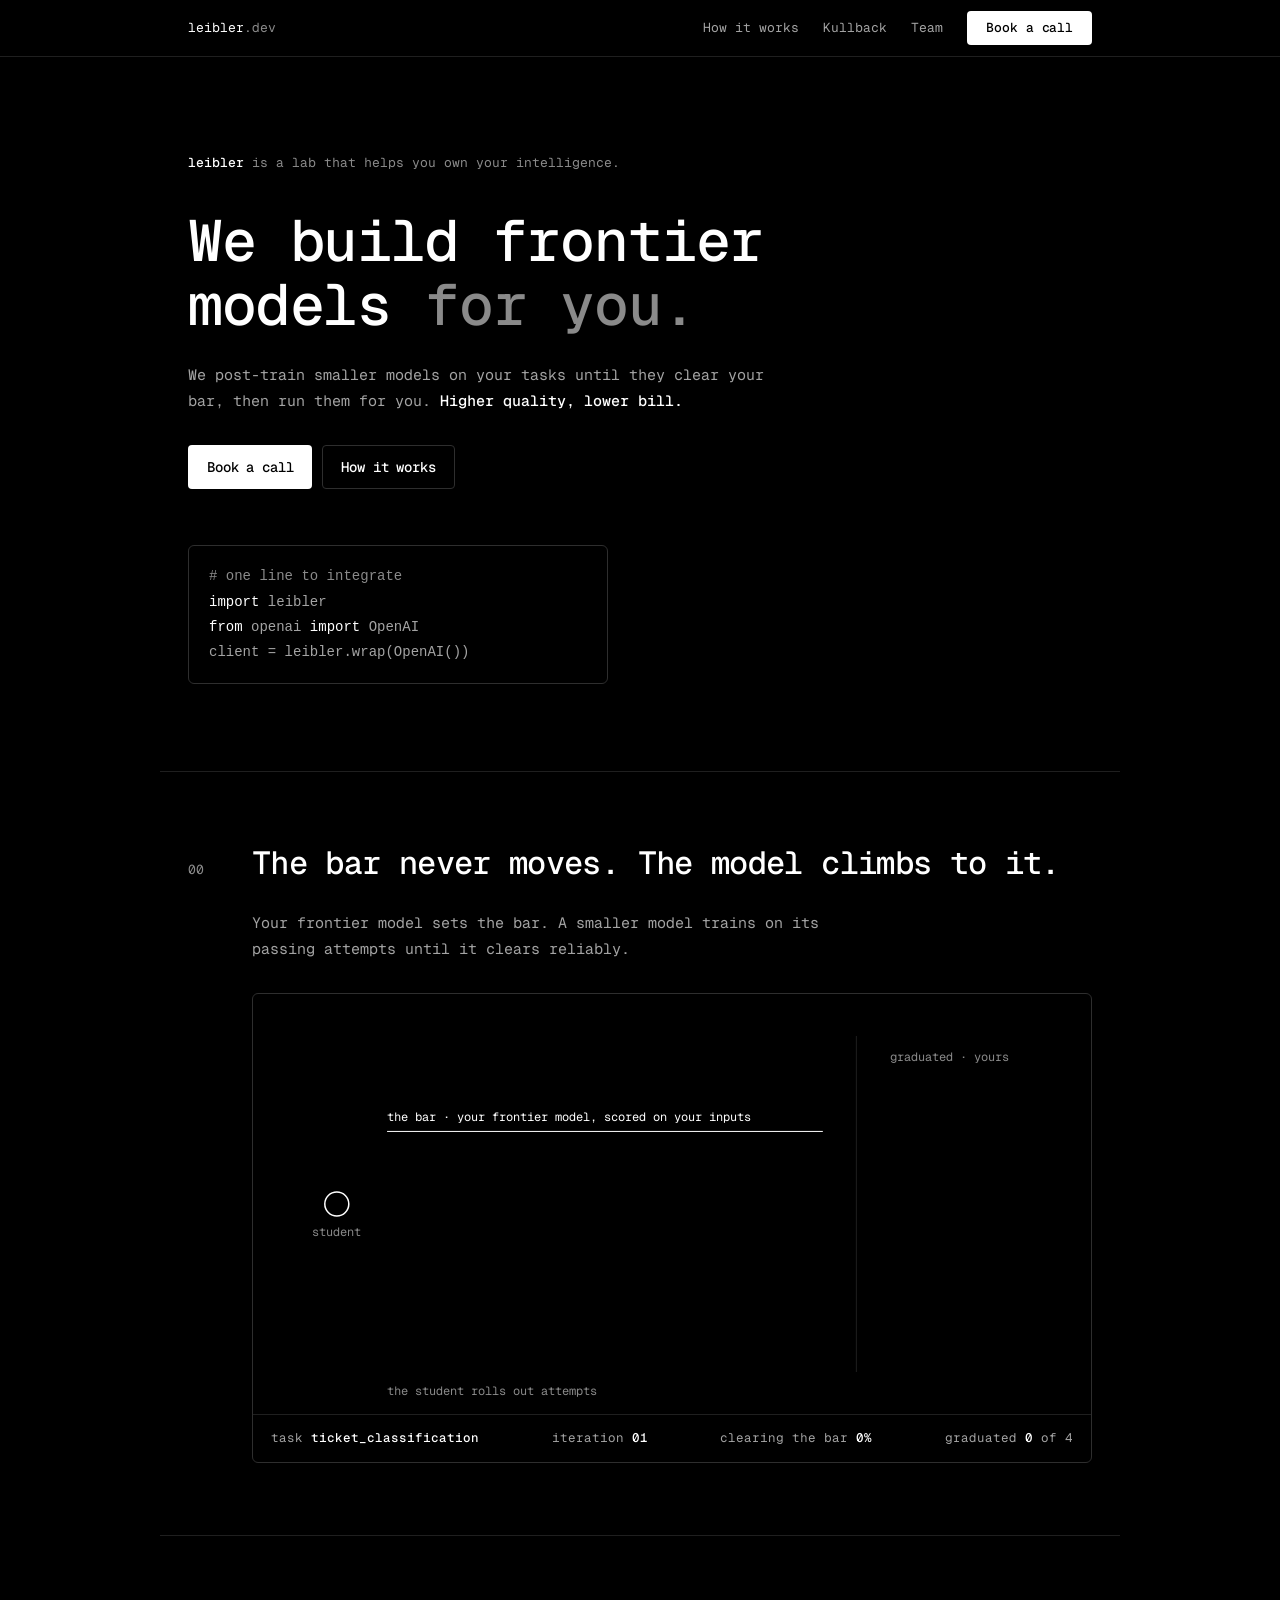
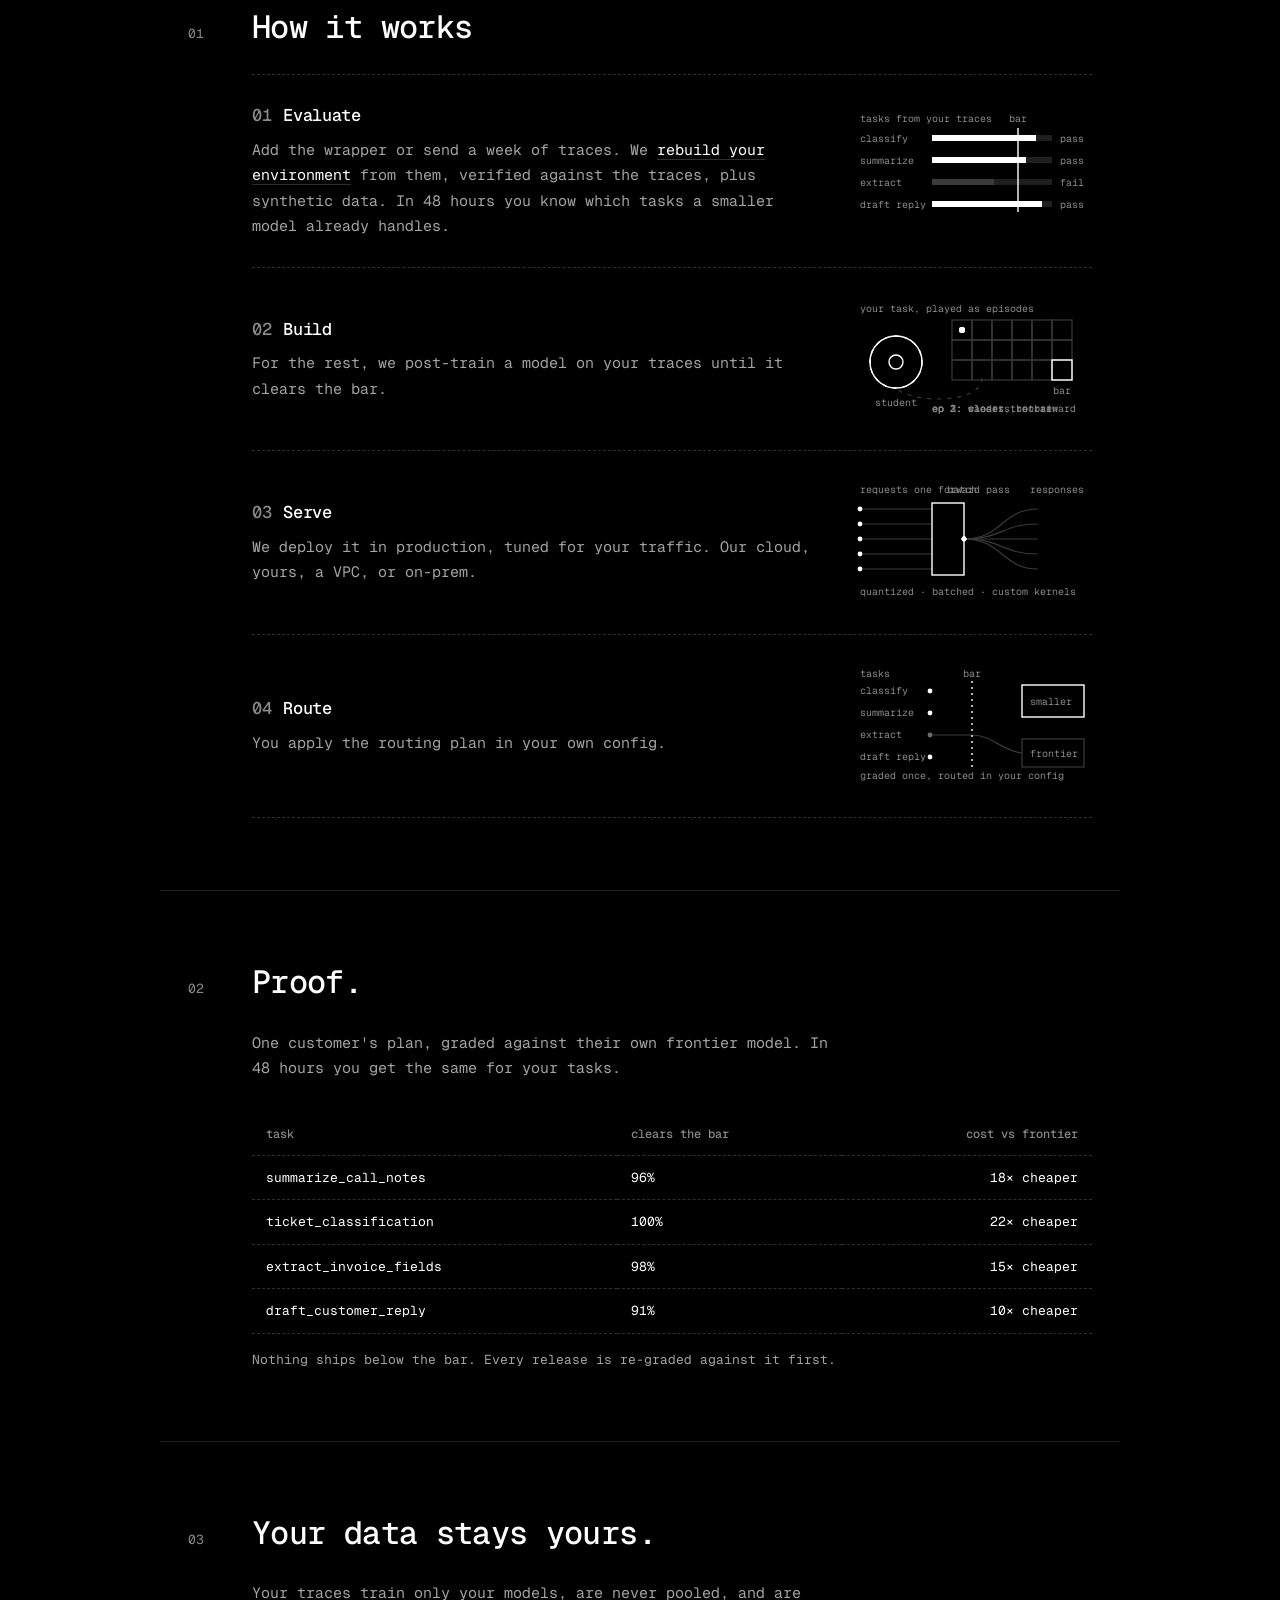
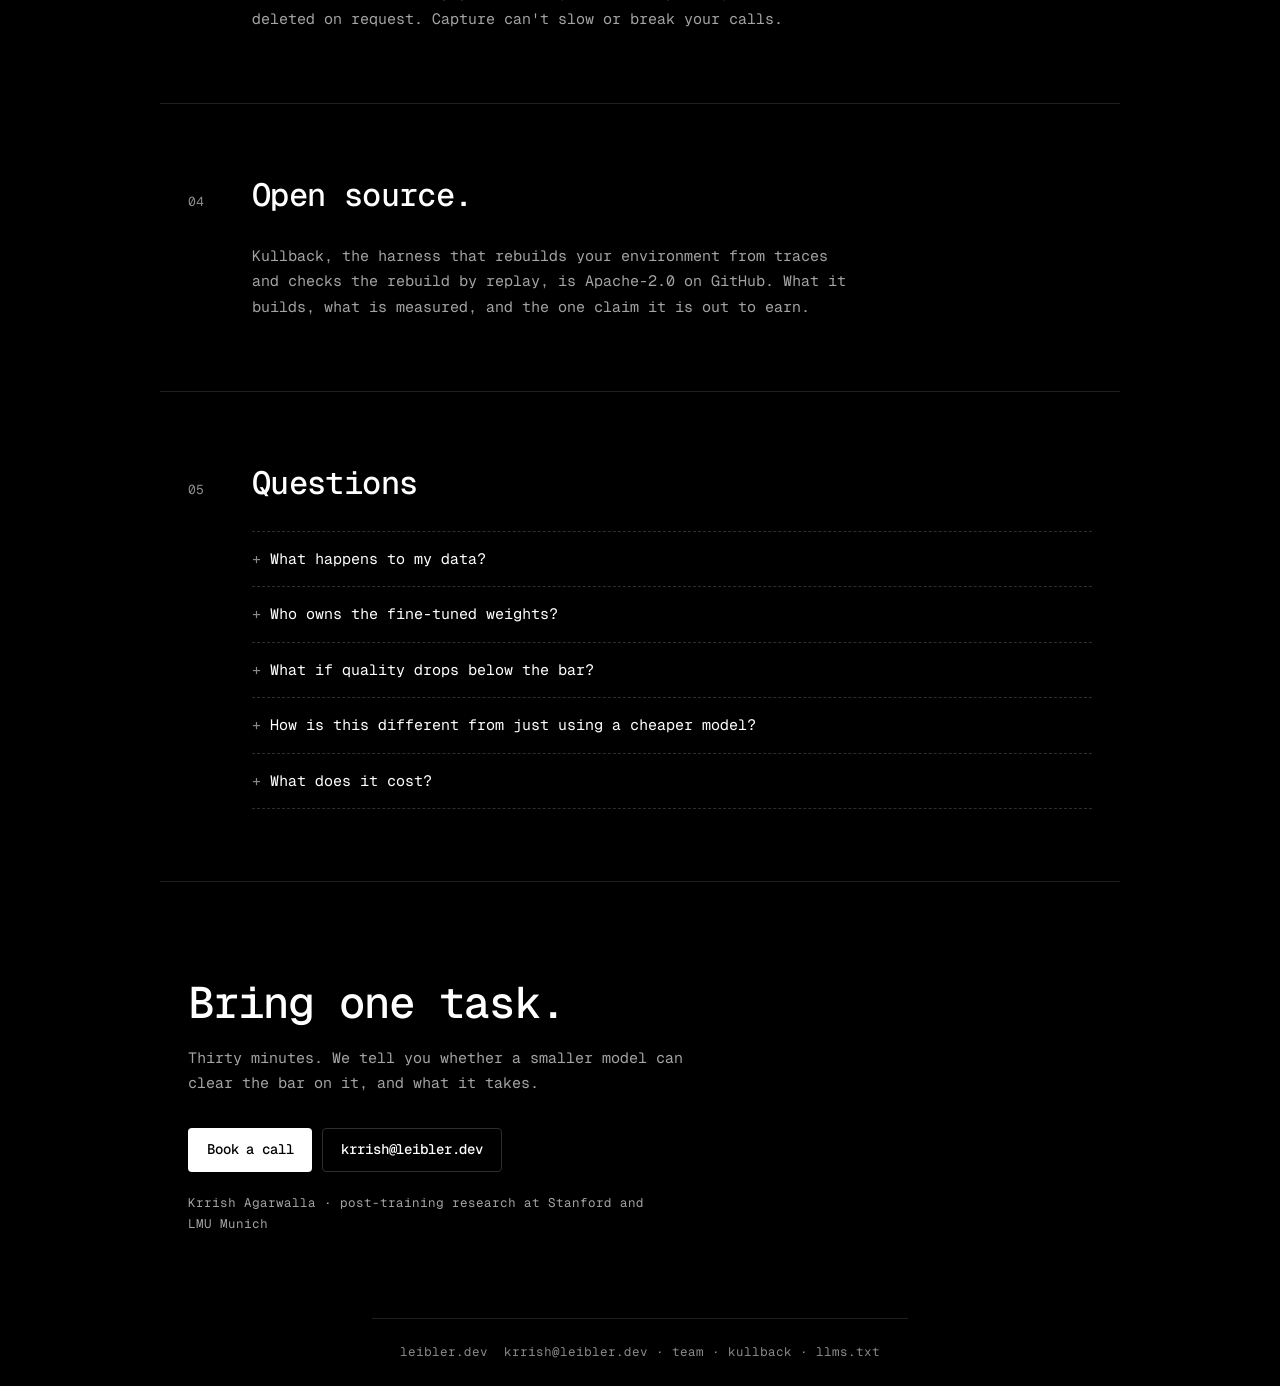
<file: index.html>
<!DOCTYPE html>
<html lang="en">
<head>
<meta charset="UTF-8">
<meta name="viewport" content="width=device-width, initial-scale=1.0, viewport-fit=cover">
<title>Leibler · We build frontier models for you.</title>
<meta name="description" content="Your frontier model's quality, at a fraction of the bill. Leibler post-trains smaller models on your traces until they clear your bar, then runs them optimized for your traffic.">
<link rel="canonical" href="https://leibler.dev/">
<meta name="theme-color" content="#000000">
<meta property="og:type" content="website">
<meta property="og:site_name" content="Leibler">
<meta property="og:title" content="Leibler · We build frontier models for you.">
<meta property="og:description" content="Your frontier model's quality, at a fraction of the bill. Leibler post-trains smaller models on your traces until they clear your bar, then runs them optimized for your traffic.">
<meta property="og:url" content="https://leibler.dev/">
<meta property="og:image" content="https://leibler.dev/og.png">
<meta property="og:image:width" content="1200">
<meta property="og:image:height" content="630">
<meta name="twitter:card" content="summary_large_image">
<meta name="twitter:title" content="Leibler · We build frontier models for you.">
<meta name="twitter:description" content="Your frontier model's quality, at a fraction of the bill. Leibler post-trains smaller models on your traces until they clear your bar, then runs them optimized for your traffic.">
<meta name="twitter:image" content="https://leibler.dev/og.png">
<link rel="icon" href="/favicon.svg" type="image/svg+xml">
<link rel="icon" type="image/png" sizes="32x32" href="/favicon-32.png">
<link rel="apple-touch-icon" href="/apple-touch-icon.png">
<link rel="alternate" type="text/plain" href="/llms.txt" title="llms.txt">
<link rel="preconnect" href="https://fonts.googleapis.com">
<link rel="preconnect" href="https://fonts.gstatic.com" crossorigin>
<link href="https://fonts.googleapis.com/css2?family=Geist+Mono:wght@400;500&display=swap" rel="stylesheet">
<link rel="stylesheet" href="/assets/css/site.css?v=20260828a">
<script src="/assets/js/hero.js?v=20260825c" defer></script>
<script src="/assets/js/figures.js?v=20260825c" defer></script>
<script type="application/ld+json">
{"@context":"https://schema.org","@graph":[
{"@type":"Organization","@id":"https://leibler.dev/#org","name":"Leibler","url":"https://leibler.dev/","logo":"https://leibler.dev/og.png","email":"krrish@leibler.dev","founder":{"@id":"https://leibler.dev/#krrish"}},
{"@type":"Person","@id":"https://leibler.dev/#krrish","name":"Krrish Agarwalla","url":"https://kkrrish.tech","jobTitle":"Founder","worksFor":{"@id":"https://leibler.dev/#org"},"sameAs":["https://kkrrish.tech"]},
{"@type":"FAQPage","mainEntity":[
{"@type":"Question","name":"What happens to my data?","acceptedAnswer":{"@type":"Answer","text":"Your traces train only your models. Nothing is pooled across customers, and everything is deleted on request."}},
{"@type":"Question","name":"Who owns the fine-tuned weights?","acceptedAnswer":{"@type":"Answer","text":"You do. The models are built from your traces, for you, and deploy on your infrastructure or ours."}},
{"@type":"Question","name":"What if quality drops below the bar?","acceptedAnswer":{"@type":"Answer","text":"It doesn't ship. Every release is graded against the bar first; anything below it is held back."}},
{"@type":"Question","name":"How is this different from just using a cheaper model?","acceptedAnswer":{"@type":"Answer","text":"On its own it doesn't clear your bar. We prove on your traces which tasks it can take before anything ships."}},
{"@type":"Question","name":"What does it cost?","acceptedAnswer":{"@type":"Answer","text":"Bring one task. In thirty minutes we'll tell you what it takes and whether a smaller model clears the bar."}}
]}]}
</script>
</head>
<body>
<a class="skip" href="#main">Skip to content</a>
<header class="mono">
  <div class="wrap nav">
    <a class="brand" href="/">leibler<span>.dev</span></a>
    <nav><a class="hide-s" href="#how">How it works</a><a class="hide-s" href="/kullback">Kullback</a><a href="/team">Team</a><a class="btn btn-w" href="https://cal.com/krrish-agarwalla/30min">Book a call</a></nav>
  </div>
</header>

<main id="main">
  <section class="wrap hero">
    <p class="prompt"><b>leibler</b> is a lab that helps you own your intelligence.</p>
    <h1>We build frontier models <span class="g">for you.</span></h1>
    <p class="sub">We post-train smaller models on your tasks until they clear your bar, then run them for you. <b>Higher quality, lower bill.</b></p>
    <div class="cta"><a class="btn btn-w" href="https://cal.com/krrish-agarwalla/30min">Book a call</a><a class="btn btn-o" href="#how">How it works</a></div>
    <pre class="snip"><span class="c"># one line to integrate</span>
<b>import</b> leibler
<b>from</b> openai <b>import</b> OpenAI
client = leibler.wrap(OpenAI())</pre>
  </section>

  <section class="wrap sec" id="bar">
    <div class="h"><span class="n">00</span><h2>The bar never moves. The model climbs to it.</h2></div>
    <p class="lead">Your frontier model sets the bar. A smaller model trains on its passing attempts until it clears reliably.</p>
    <div class="diagram">
      <canvas id="cv" role="img" aria-label="Animated diagram: a student model's outputs scatter below a fixed quality bar; with each iteration the outputs that clear the bar train the student, until the task clears the bar reliably and graduates"></canvas>
      <div class="read mono"><span>task <b id="r-task">ticket_classification</b></span><span>iteration <b id="r-iter">01</b></span><span>clearing the bar <b id="r-pass">0%</b></span><span>graduated <b id="r-grad">0</b> of 4</span></div>
    </div>
  </section>

  <section class="wrap sec" id="how">
    <div class="h"><span class="n">01</span><h2>How it works</h2></div>
    <div class="step"><div><h3><span>01</span>Evaluate</h3><p>Add the wrapper or send a week of traces. We <a href="/kullback">rebuild your environment</a> from them, verified against the traces, plus synthetic data. In 48 hours you know which tasks a smaller model already handles.</p></div><div class="fig" aria-hidden="true"><svg viewBox="0 0 240 120">
      <text class="lbl" x="8" y="14">tasks from your traces</text>
      <text class="lbl" x="8" y="34">classify</text><text class="lbl" x="8" y="56">summarize</text><text class="lbl" x="8" y="78">extract</text><text class="lbl" x="8" y="100">draft reply</text>
      <g fill="#1f1f1f"><rect x="80" y="27" width="120" height="6"></rect><rect x="80" y="49" width="120" height="6"></rect><rect x="80" y="71" width="120" height="6"></rect><rect x="80" y="93" width="120" height="6"></rect></g>
      <rect class="eB" x="80" y="27" width="104" height="6" fill="#fff"></rect>
      <rect class="eB" x="80" y="49" width="94" height="6" fill="#fff" style="animation-delay: .3s"></rect>
      <rect class="eB" x="80" y="71" width="62" height="6" fill="#3a3a3a" style="animation-delay: .6s"></rect>
      <rect class="eB" x="80" y="93" width="110" height="6" fill="#fff" style="animation-delay: .9s"></rect>
      <line class="st" x1="166" y1="20" x2="166" y2="104"></line><text class="lbl" x="166" y="14" text-anchor="middle" fill="#fff">bar</text>
      <g class="f1l"><text class="lbl" x="208" y="34" fill="#fff">pass</text><text class="lbl" x="208" y="56" fill="#fff">pass</text><text class="lbl" x="208" y="78">fail</text><text class="lbl" x="208" y="100" fill="#fff">pass</text></g>
    </svg></div></div>
    <div class="step"><div><h3><span>02</span>Build</h3><p>For the rest, we post-train a model on your traces until it clears the bar.</p></div><div class="fig" aria-hidden="true"><svg viewBox="0 0 240 120">
      <circle class="dim" cx="44" cy="66" r="26"></circle><circle class="st spin flow" cx="44" cy="66" r="26"></circle><circle class="st f2ring" cx="44" cy="66" r="26"></circle><circle class="st" cx="44" cy="66" r="7"></circle>
      <text class="lbl" x="44" y="110" text-anchor="middle">student</text>
      <text class="lbl" x="8" y="16">your task, played as episodes</text>
      <g class="dim"><rect x="100" y="24" width="20" height="20"></rect><rect x="120" y="24" width="20" height="20"></rect><rect x="140" y="24" width="20" height="20"></rect><rect x="160" y="24" width="20" height="20"></rect><rect x="180" y="24" width="20" height="20"></rect><rect x="200" y="24" width="20" height="20"></rect><rect x="100" y="44" width="20" height="20"></rect><rect x="120" y="44" width="20" height="20"></rect><rect x="140" y="44" width="20" height="20"></rect><rect x="160" y="44" width="20" height="20"></rect><rect x="180" y="44" width="20" height="20"></rect><rect x="200" y="44" width="20" height="20"></rect><rect x="100" y="64" width="20" height="20"></rect><rect x="120" y="64" width="20" height="20"></rect><rect x="140" y="64" width="20" height="20"></rect><rect x="160" y="64" width="20" height="20"></rect><rect x="180" y="64" width="20" height="20"></rect><rect x="200" y="64" width="20" height="20"></rect></g>
      <rect class="st goal" x="200" y="64" width="20" height="20" fill="#fff"></rect><text class="lbl" x="210" y="98" text-anchor="middle" fill="#fff">bar</text>
      <path class="dim flow f2r" d="M130 82 C 130 108, 60 108, 44 92"></path>
      <polyline class="st att c1" pathLength="100" points="110,34 130,34 130,54 110,54 110,74 130,74"></polyline>
      <polyline class="st att c2" pathLength="100" points="110,34 130,34 150,34 170,34 170,54 190,54 190,74"></polyline>
      <polyline class="st att c3" pathLength="100" points="110,34 150,34 170,34 170,54 210,54 210,74"></polyline>
      <circle class="f2d c1" r="3" fill="#fff" style="offset-path: path('M110 34 L130 34 L130 54 L110 54 L110 74 L130 74')"></circle>
      <circle class="f2d c2" r="3" fill="#fff" style="offset-path: path('M110 34 L130 34 L150 34 L170 34 L170 54 L190 54 L190 74')"></circle>
      <circle class="f2d c3" r="3" fill="#fff" style="offset-path: path('M110 34 L150 34 L170 34 L170 54 L210 54 L210 74')"></circle>
      <text class="lbl f2t c1" x="80" y="116">ep 1: wanders, no reward</text>
      <text class="lbl f2t c2" x="80" y="116">ep 2: closer, retrain</text>
      <text class="lbl f2t c3" x="80" y="116" fill="#fff">ep 3: clears the bar</text>
    </svg></div></div>
    <div class="step"><div><h3><span>03</span>Serve</h3><p>We deploy it in production, tuned for your traffic. Our cloud, yours, a VPC, or on-prem.</p></div><div class="fig" aria-hidden="true"><svg viewBox="0 0 240 120">
      <text class="lbl" x="8" y="14">requests</text>
      <g class="dim"><path d="M8 30 H 80"></path><path d="M8 45 H 80"></path><path d="M8 60 H 80"></path><path d="M8 75 H 80"></path><path d="M8 90 H 80"></path></g>
      <circle class="sBin" r="2.4" fill="#fff" style="offset-path: path('M8 30 H 80'); animation-delay: 0.00s"></circle><circle class="sBin" r="2.4" fill="#fff" style="offset-path: path('M8 45 H 80'); animation-delay: 0.15s"></circle><circle class="sBin" r="2.4" fill="#fff" style="offset-path: path('M8 60 H 80'); animation-delay: 0.30s"></circle><circle class="sBin" r="2.4" fill="#fff" style="offset-path: path('M8 75 H 80'); animation-delay: 0.45s"></circle><circle class="sBin" r="2.4" fill="#fff" style="offset-path: path('M8 90 H 80'); animation-delay: 0.60s"></circle>
      <rect class="st sBbox" x="80" y="24" width="32" height="72" fill="#fff"></rect>
      <text class="lbl sBb" x="110" y="14" text-anchor="middle">batch</text>
      <text class="lbl sBl" x="110" y="14" text-anchor="middle" fill="#fff">one forward pass</text>
      <g class="dim"><path d="M112 60 C 150 60, 150 30, 186 30"></path><path d="M112 60 C 150 60, 150 45, 186 45"></path><path d="M112 60 C 150 60, 150 60, 186 60"></path><path d="M112 60 C 150 60, 150 75, 186 75"></path><path d="M112 60 C 150 60, 150 90, 186 90"></path></g>
      <circle class="sBout" r="2.4" fill="#fff" style="offset-path: path('M112 60 C 150 60, 150 30, 186 30')"></circle><circle class="sBout" r="2.4" fill="#fff" style="offset-path: path('M112 60 C 150 60, 150 45, 186 45')"></circle><circle class="sBout" r="2.4" fill="#fff" style="offset-path: path('M112 60 C 150 60, 150 60, 186 60')"></circle><circle class="sBout" r="2.4" fill="#fff" style="offset-path: path('M112 60 C 150 60, 150 75, 186 75')"></circle><circle class="sBout" r="2.4" fill="#fff" style="offset-path: path('M112 60 C 150 60, 150 90, 186 90')"></circle>
      <text class="lbl" x="232" y="14" text-anchor="end">responses</text>
      <text class="lbl" x="8" y="116">quantized · batched · custom kernels</text>
    </svg></div></div>
    <div class="step"><div><h3><span>04</span>Route</h3><p>You apply the routing plan in your own config.</p></div><div class="fig" aria-hidden="true"><svg viewBox="0 0 240 120">
      <text class="lbl" x="8" y="14">tasks</text>
      <text class="lbl" x="8" y="31">classify</text><text class="lbl" x="8" y="53">summarize</text><text class="lbl" x="8" y="75">extract</text><text class="lbl" x="8" y="97">draft reply</text>
      <path class="st rBl" pathLength="100" d="M78 28 H120 C 140 28, 150 32, 170 34" style="animation-delay: 0.0s"></path><path class="st rBl" pathLength="100" d="M78 50 H120 C 140 50, 150 40, 170 40" style="animation-delay: 0.6s"></path><path class="dim" pathLength="100" d="M78 72 H120 C 140 72, 150 88, 170 90" style="animation-delay: 1.2s"></path><path class="st rBl" pathLength="100" d="M78 94 H120 C 140 94, 150 46, 170 46" style="animation-delay: 1.8s"></path>
      <circle class="rBd" r="2.4" fill="#fff" style="offset-path: path('M78 28 H120 C 140 28, 150 32, 170 34'); animation-delay: 0.0s"></circle><circle class="rBd" r="2.4" fill="#fff" style="offset-path: path('M78 50 H120 C 140 50, 150 40, 170 40'); animation-delay: 0.6s"></circle><circle class="rBd" r="2.4" fill="#6b6b6b" style="offset-path: path('M78 72 H120 C 140 72, 150 88, 170 90'); animation-delay: 1.2s"></circle><circle class="rBd" r="2.4" fill="#fff" style="offset-path: path('M78 94 H120 C 140 94, 150 46, 170 46'); animation-delay: 1.8s"></circle>
      <line class="st" x1="120" y1="18" x2="120" y2="104" stroke-dasharray="2 4"></line><text class="lbl" x="120" y="14" text-anchor="middle" fill="#fff">bar</text>
      <rect class="st" x="170" y="22" width="62" height="32"></rect><text class="lbl" x="178" y="42" fill="#fff">smaller</text>
      <rect class="dim" x="170" y="76" width="62" height="28"></rect><text class="lbl" x="178" y="94">frontier</text>
      <text class="lbl" x="8" y="116">graded once, routed in your config</text>
    </svg></div></div>
  </section>

  <section class="wrap sec" id="proof">
    <div class="h"><span class="n">02</span><h2>Proof.</h2></div>
    <p class="lead">One customer's plan, graded against their own frontier model. In 48 hours you get the same for your tasks.</p>
    <div class="tbl"><table class="proof">
      <thead><tr><th>task</th><th>clears the bar</th><th>cost vs frontier</th></tr></thead>
      <tbody>
        <tr><td>summarize_<wbr>call_<wbr>notes</td><td>96%</td><td>18× cheaper</td></tr>
        <tr><td>ticket_<wbr>classification</td><td>100%</td><td>22× cheaper</td></tr>
        <tr><td>extract_<wbr>invoice_<wbr>fields</td><td>98%</td><td>15× cheaper</td></tr>
        <tr><td>draft_<wbr>customer_<wbr>reply</td><td>91%</td><td>10× cheaper</td></tr>
      </tbody>
    </table></div>
    <p class="note">Nothing ships below the bar. Every release is re-graded against it first.</p>
  </section>

  <section class="wrap sec" id="data">
    <div class="h"><span class="n">03</span><h2>Your data stays yours.</h2></div>
    <p class="lead">Your traces train only your models, are never pooled, and are deleted on request. Capture can't slow or break your calls.</p>
  </section>

  <section class="wrap sec" id="kullback">
    <div class="h"><span class="n">04</span><h2>Open source.</h2></div>
    <p class="lead">Kullback, the harness that rebuilds your environment from traces and checks the rebuild by replay, is Apache-2.0 on <a href="https://github.com/leiblerdev/kullback">GitHub</a>. <a href="/kullback">What it builds, what is measured, and the one claim it is out to earn.</a></p>
  </section>

  <section class="wrap sec" id="faq">
    <div class="h"><span class="n">05</span><h2>Questions</h2></div>
    <div class="faq">
      <details>
        <summary>What happens to my data?</summary>
        <p>Your traces train only your models. Nothing is pooled across customers, and everything is deleted on request.</p>
      </details>
      <details>
        <summary>Who owns the fine-tuned weights?</summary>
        <p>You do. The models are built from your traces, for you, and deploy on your infrastructure or ours.</p>
      </details>
      <details>
        <summary>What if quality drops below the bar?</summary>
        <p>It doesn't ship. Every release is graded against the bar first; anything below it is held back.</p>
      </details>
      <details>
        <summary>How is this different from just using a cheaper model?</summary>
        <p>On its own it doesn't clear your bar. We prove on your traces which tasks it can take before anything ships.</p>
      </details>
      <details>
        <summary>What does it cost?</summary>
        <p>Bring one task. In thirty minutes we'll tell you what it takes and whether a smaller model clears the bar.</p>
      </details>
    </div>
  </section>

  <section class="wrap close" id="close">
    <h2>Bring one task.</h2>
    <p>Thirty minutes. We tell you whether a smaller model can clear the bar on it, and what it takes.</p>
    <div class="cta"><a class="btn btn-w" href="https://cal.com/krrish-agarwalla/30min">Book a call</a><a class="btn btn-o" href="mailto:krrish@leibler.dev">krrish@leibler.dev</a></div>
    <p class="cred">Krrish Agarwalla · post-training research at Stanford and LMU Munich</p>
  </section>
</main>
<footer class="wrap mono"><span>leibler.dev</span><span><a href="mailto:krrish@leibler.dev">krrish@leibler.dev</a> · <a href="/team">team</a> · <a href="https://github.com/leiblerdev/kullback">kullback</a> · <a href="/llms.txt">llms.txt</a></span></footer>
</body>
</html>
</file>
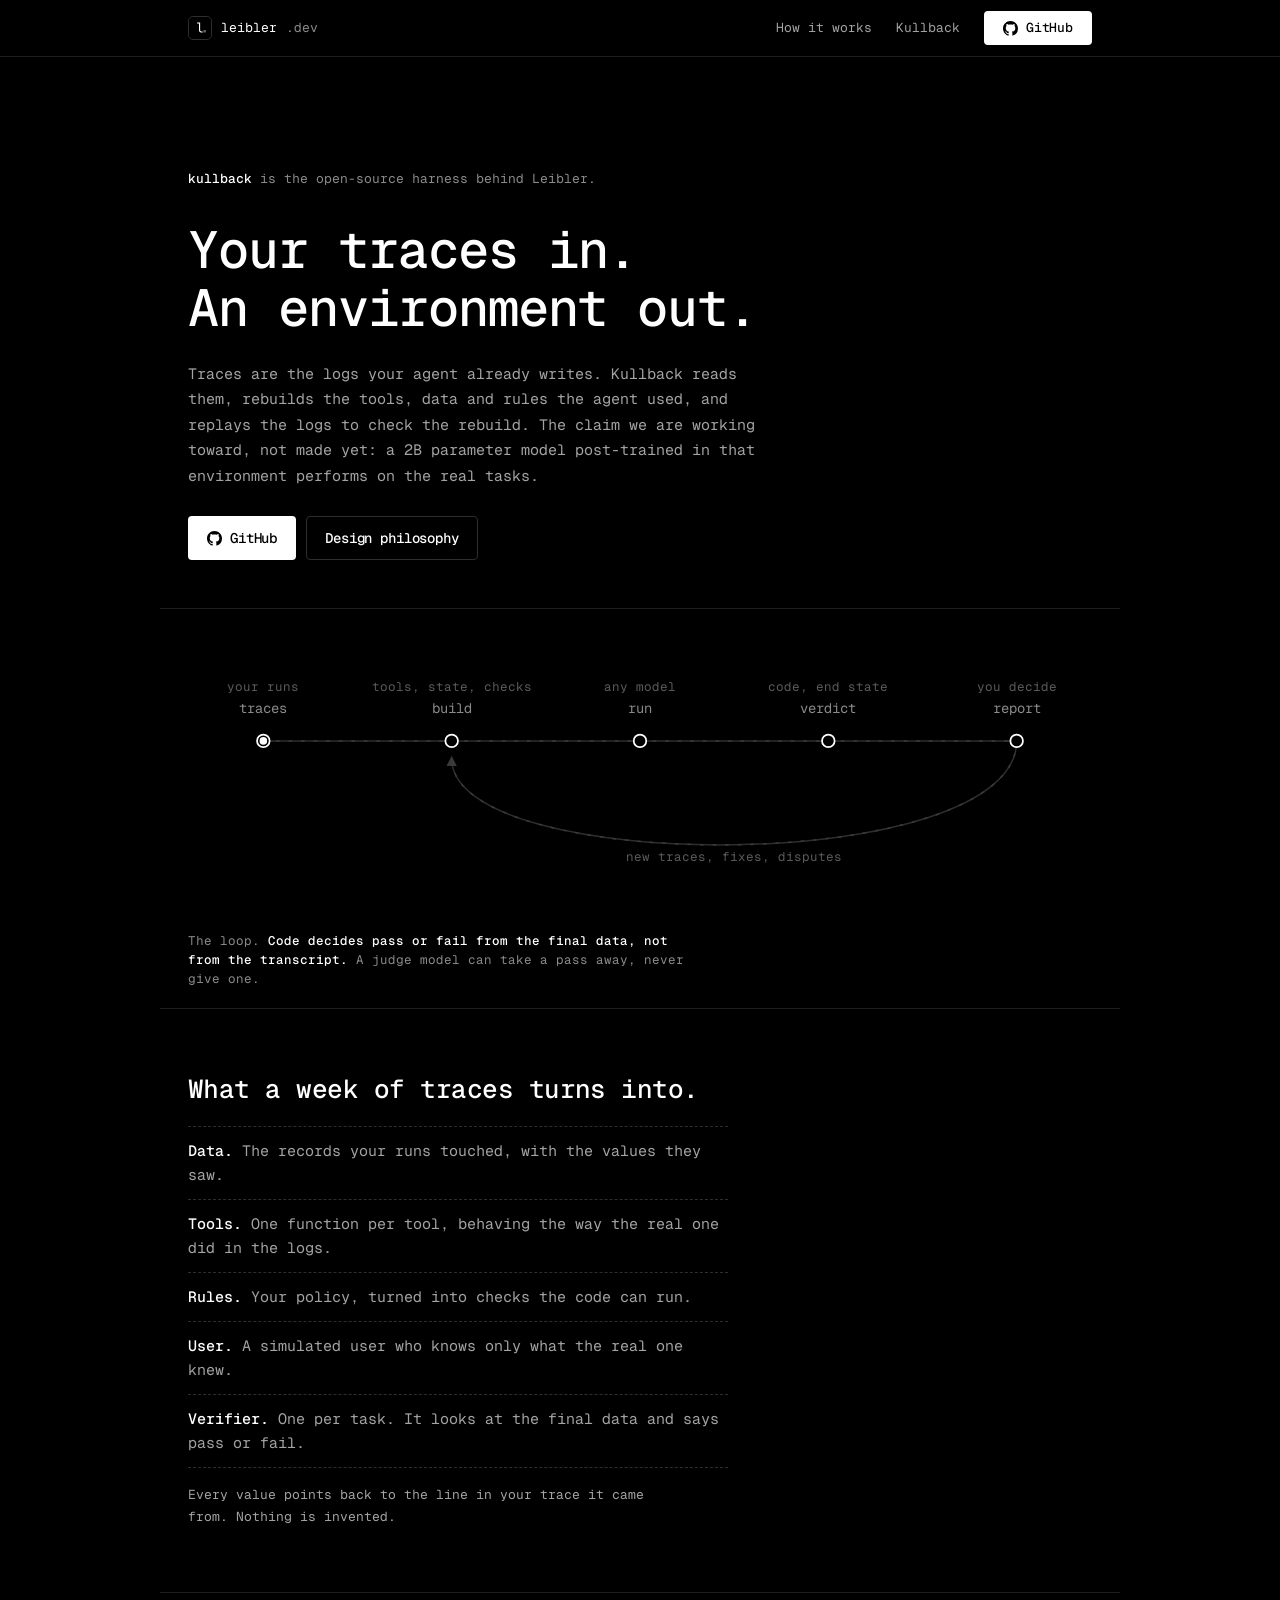
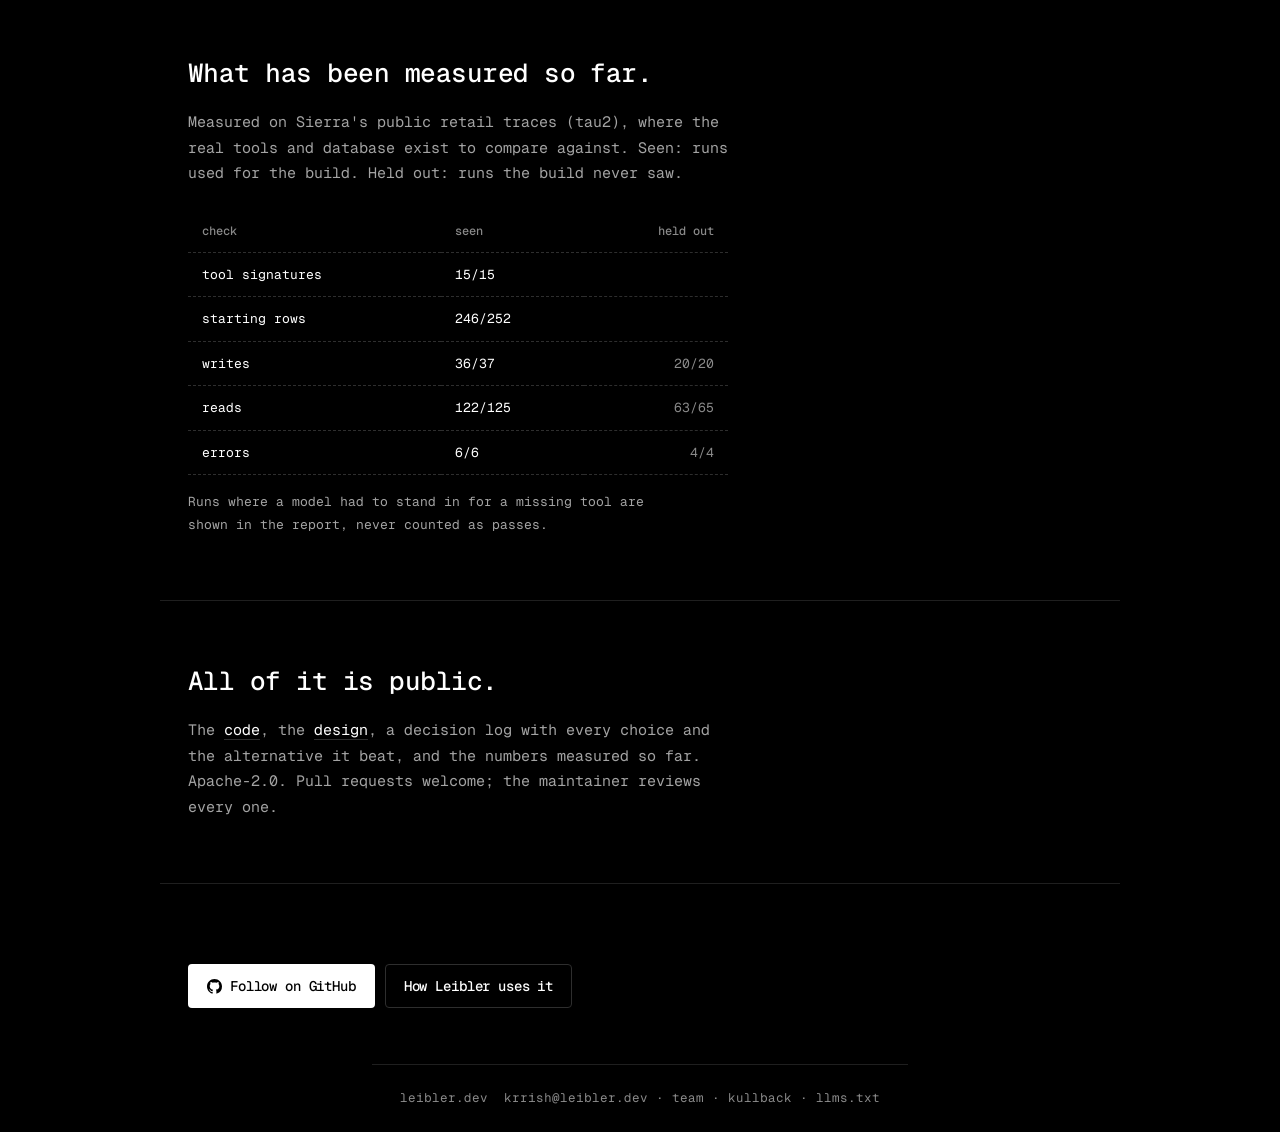
<file: kullback.html>
<!DOCTYPE html>
<html lang="en">
<head>
<meta charset="UTF-8">
<meta name="viewport" content="width=device-width, initial-scale=1.0, viewport-fit=cover">
<title>Leibler · Kullback</title>
<meta name="description" content="Kullback is Leibler's open-source harness. It rebuilds your environment from your agent traces and checks the rebuild by replay. The claim it exists to earn: a 2B model post-trained in that environment performs on the real tasks.">
<link rel="canonical" href="https://leibler.dev/kullback">
<meta name="theme-color" content="#000000">
<meta property="og:type" content="website">
<meta property="og:site_name" content="Leibler">
<meta property="og:title" content="Leibler · Kullback">
<meta property="og:description" content="Kullback is Leibler's open-source harness. It rebuilds your environment from your agent traces and checks the rebuild by replay. The claim it exists to earn: a 2B model post-trained in that environment performs on the real tasks.">
<meta property="og:url" content="https://leibler.dev/kullback">
<meta property="og:image" content="https://leibler.dev/og.png">
<meta property="og:image:width" content="1200">
<meta property="og:image:height" content="630">
<meta name="twitter:card" content="summary_large_image">
<meta name="twitter:title" content="Leibler · Kullback">
<meta name="twitter:description" content="Kullback is Leibler's open-source harness. It rebuilds your environment from your agent traces and checks the rebuild by replay. The claim it exists to earn: a 2B model post-trained in that environment performs on the real tasks.">
<meta name="twitter:image" content="https://leibler.dev/og.png">
<link rel="icon" href="/favicon.svg" type="image/svg+xml">
<link rel="icon" type="image/png" sizes="32x32" href="/favicon-32.png">
<link rel="apple-touch-icon" href="/apple-touch-icon.png">
<link rel="alternate" type="text/plain" href="/llms.txt" title="llms.txt">
<link rel="preconnect" href="https://fonts.googleapis.com">
<link rel="preconnect" href="https://fonts.gstatic.com" crossorigin>
<link href="https://fonts.googleapis.com/css2?family=Geist+Mono:wght@400;500&display=swap" rel="stylesheet">
<link rel="stylesheet" href="/assets/css/site.css?v=20260828a">
<link rel="stylesheet" href="/assets/css/kullback.css?v=20260828b">
<script>document.documentElement.classList.add("js")</script>
<script type="application/ld+json">
{"@context":"https://schema.org","@type":"SoftwareSourceCode","name":"Kullback","codeRepository":"https://github.com/leiblerdev/kullback","license":"https://www.apache.org/licenses/LICENSE-2.0","programmingLanguage":"Python","author":{"@type":"Organization","name":"Leibler","url":"https://leibler.dev/"},"description":"Open-source harness that rebuilds an agent's environment from its traces and checks the rebuild by replay."}
</script>
</head>
<body>
<a class="skip" href="#main">Skip to content</a>
<header class="mono">
  <div class="wrap nav">
    <a class="brand" href="/"><img class="mark" src="/assets/img/logo/logo-mark.svg" width="24" height="24" alt="">leibler<span>.dev</span></a>
    <nav><a class="hide-s" href="/#how">How it works</a><a href="/kullback">Kullback</a><a class="btn btn-w" href="https://github.com/leiblerdev/kullback"><svg class="gh" viewBox="0 0 16 16" width="15" height="15" aria-hidden="true"><path fill="currentColor" d="M8 0C3.58 0 0 3.58 0 8c0 3.54 2.29 6.53 5.47 7.59.4.07.55-.17.55-.38 0-.19-.01-.82-.01-1.49-2.01.37-2.53-.49-2.69-.94-.09-.23-.48-.94-.82-1.13-.28-.15-.68-.52-.01-.53.63-.01 1.08.58 1.23.82.72 1.21 1.87.87 2.33.66.07-.52.28-.87.51-1.07-1.78-.2-3.64-.89-3.64-3.95 0-.87.31-1.59.82-2.15-.08-.2-.36-1.02.08-2.12 0 0 .67-.21 2.2.82.64-.18 1.32-.27 2-.27.68 0 1.36.09 2 .27 1.53-1.04 2.2-.82 2.2-.82.44 1.1.16 1.92.08 2.12.51.56.82 1.27.82 2.15 0 3.07-1.87 3.75-3.65 3.95.29.25.54.73.54 1.48 0 1.07-.01 1.93-.01 2.2 0 .21.15.46.55.38A8.013 8.013 0 0016 8c0-4.42-3.58-8-8-8z"/></svg>GitHub</a></nav>
  </div>
</header>

<main id="main">
  <section class="wrap kb-hero">
    <p class="prompt"><b>kullback</b> is the open-source harness behind Leibler.</p>
    <h1><span class="w" style="--i:0">Your</span> <span class="w" style="--i:1">traces</span> <span class="w" style="--i:2">in.</span><br><span class="w" style="--i:3">An</span> <span class="w" style="--i:4">environment</span> <span class="w" style="--i:5">out.</span></h1>
    <p class="sub">Traces are the logs your agent already writes. Kullback reads them, rebuilds the tools, data and rules the agent used, and replays the logs to check the rebuild. The claim we are working toward, not made yet: a 2B parameter model post-trained in that environment performs on the real tasks.</p>
    <div class="cta"><a class="btn btn-w" href="https://github.com/leiblerdev/kullback"><svg class="gh" viewBox="0 0 16 16" width="15" height="15" aria-hidden="true"><path fill="currentColor" d="M8 0C3.58 0 0 3.58 0 8c0 3.54 2.29 6.53 5.47 7.59.4.07.55-.17.55-.38 0-.19-.01-.82-.01-1.49-2.01.37-2.53-.49-2.69-.94-.09-.23-.48-.94-.82-1.13-.28-.15-.68-.52-.01-.53.63-.01 1.08.58 1.23.82.72 1.21 1.87.87 2.33.66.07-.52.28-.87.51-1.07-1.78-.2-3.64-.89-3.64-3.95 0-.87.31-1.59.82-2.15-.08-.2-.36-1.02.08-2.12 0 0 .67-.21 2.2.82.64-.18 1.32-.27 2-.27.68 0 1.36.09 2 .27 1.53-1.04 2.2-.82 2.2-.82.44 1.1.16 1.92.08 2.12.51.56.82 1.27.82 2.15 0 3.07-1.87 3.75-3.65 3.95.29.25.54.73.54 1.48 0 1.07-.01 1.93-.01 2.2 0 .21.15.46.55.38A8.013 8.013 0 0016 8c0-4.42-3.58-8-8-8z"/></svg>GitHub</a><a class="btn btn-o" href="https://github.com/leiblerdev/kullback/blob/main/docs/design-philosophy.md">Design philosophy</a></div>
  </section>

  <section class="wrap loop rv" aria-labelledby="loop-cap">
      <svg class="h" viewBox="0 0 720 190" role="img" aria-label="The Kullback loop: traces build an environment, models run in it, verdicts come from code over end state, the report goes back to you, and new traces feed the next build">
      <defs><marker id="kb-ah" viewBox="0 0 8 8" refX="6" refY="4" markerWidth="7" markerHeight="7" orient="auto"><path class="arrow" d="M0 0 L8 4 L0 8 z"/></marker></defs>
      <path class="ln" d="M60 70 H660"/><path class="fl" d="M60 70 H660"/>
      <path class="ln" d="M660 70 C 660 178, 210 178, 210 84" marker-end="url(#kb-ah)"/><path class="fl" d="M660 70 C 660 178, 210 178, 210 84"/>
      <text class="arc-l" x="435" y="166" text-anchor="middle">new traces, fixes, disputes</text>
      <g class="nd" style="--d:0.0s"><circle cx="60" cy="70" r="5"/><circle class="on" cx="60" cy="70" r="5"/><text x="60" y="48" text-anchor="middle">traces</text><text class="cap" x="60" y="30" text-anchor="middle">your runs</text></g>
      <g class="nd" style="--d:1.2s"><circle cx="210" cy="70" r="5"/><circle class="on" cx="210" cy="70" r="5"/><text x="210" y="48" text-anchor="middle">build</text><text class="cap" x="210" y="30" text-anchor="middle">tools, state, checks</text></g>
      <g class="nd" style="--d:2.4s"><circle cx="360" cy="70" r="5"/><circle class="on" cx="360" cy="70" r="5"/><text x="360" y="48" text-anchor="middle">run</text><text class="cap" x="360" y="30" text-anchor="middle">any model</text></g>
      <g class="nd" style="--d:3.6s"><circle cx="510" cy="70" r="5"/><circle class="on" cx="510" cy="70" r="5"/><circle class="ring" cx="510" cy="70" r="5"/><text x="510" y="48" text-anchor="middle">verdict</text><text class="cap" x="510" y="30" text-anchor="middle">code, end state</text></g>
      <g class="nd" style="--d:4.8s"><circle cx="660" cy="70" r="5"/><circle class="on" cx="660" cy="70" r="5"/><text x="660" y="48" text-anchor="middle">report</text><text class="cap" x="660" y="30" text-anchor="middle">you decide</text></g>
      <circle class="dot" r="3" style="offset-path: path('M60 70 H660 C 660 178, 210 178, 210 84')"/>
      </svg>
      <svg class="v" viewBox="-30 0 370 400" aria-hidden="true">
      <path class="ln" d="M70 24 V344"/><path class="fl" d="M70 24 V344"/>
      <path class="ln" d="M70 344 C -30 344, -30 104, 56 104" marker-end="url(#kb-ah)"/><path class="fl" d="M70 344 C -30 344, -30 104, 56 104"/>
      <text class="arc-l" x="70" y="386">loops back: new traces, fixes, disputes</text>
      <g class="nd" style="--d:0.0s"><circle cx="70" cy="24" r="5"/><circle class="on" cx="70" cy="24" r="5"/><text x="92" y="28">traces</text><text class="cap" x="92" y="46">your runs</text></g>
      <g class="nd" style="--d:1.2s"><circle cx="70" cy="104" r="5"/><circle class="on" cx="70" cy="104" r="5"/><text x="92" y="108">build</text><text class="cap" x="92" y="126">tools, state, checks</text></g>
      <g class="nd" style="--d:2.4s"><circle cx="70" cy="184" r="5"/><circle class="on" cx="70" cy="184" r="5"/><text x="92" y="188">run</text><text class="cap" x="92" y="206">any model</text></g>
      <g class="nd" style="--d:3.6s"><circle cx="70" cy="264" r="5"/><circle class="on" cx="70" cy="264" r="5"/><circle class="ring" cx="70" cy="264" r="5"/><text x="92" y="268">verdict</text><text class="cap" x="92" y="286">code, end state</text></g>
      <g class="nd" style="--d:4.8s"><circle cx="70" cy="344" r="5"/><circle class="on" cx="70" cy="344" r="5"/><text x="92" y="348">report</text><text class="cap" x="92" y="366">you decide</text></g>
      <circle class="dot" r="3" style="offset-path: path('M70 24 V344 C -30 344, -30 104, 56 104')"/>
      </svg>
    <p class="loop-cap" id="loop-cap">The loop. <b>Code decides pass or fail from the final data, not from the transcript.</b> A judge model can take a pass away, never give one.</p>
  </section>

  <section class="wrap kb-sec rv" id="what">
    <h2>What a week of traces turns into.</h2>
    <ul class="kb-list">
      <li class="rv" style="--d:.05s"><b>Data.</b> The records your runs touched, with the values they saw.</li>
      <li class="rv" style="--d:.12s"><b>Tools.</b> One function per tool, behaving the way the real one did in the logs.</li>
      <li class="rv" style="--d:.19s"><b>Rules.</b> Your policy, turned into checks the code can run.</li>
      <li class="rv" style="--d:.26s"><b>User.</b> A simulated user who knows only what the real one knew.</li>
      <li class="rv" style="--d:.33s"><b>Verifier.</b> One per task. It looks at the final data and says pass or fail.</li>
    </ul>
    <p class="kb-note">Every value points back to the line in your trace it came from. Nothing is invented.</p>
  </section>

  <section class="wrap kb-sec rv" id="checked">
    <h2>What has been measured so far.</h2>
    <p>Measured on Sierra's public retail traces (tau2), where the real tools and database exist to compare against. Seen: runs used for the build. Held out: runs the build never saw.</p>
    <div class="kb-tbl"><table class="proof">
      <thead><tr><th>check</th><th>seen</th><th>held out</th></tr></thead>
      <tbody>
        <tr><td>tool signatures</td><td><span data-n="15">0</span>/15</td><td></td></tr>
        <tr><td>starting rows</td><td><span data-n="252">0</span>/252</td><td></td></tr>
        <tr><td>writes</td><td><span data-n="37">0</span>/37</td><td><span data-n="20">0</span>/20</td></tr>
        <tr><td>reads</td><td><span data-n="125">0</span>/125</td><td><span data-n="65">0</span>/65</td></tr>
        <tr><td>errors</td><td><span data-n="6">0</span>/6</td><td><span data-n="4">0</span>/4</td></tr>
      </tbody>
    </table></div>
    <p class="kb-note">Runs where a model had to stand in for a missing tool are shown in the report, never counted as passes.</p>
  </section>

  <section class="wrap kb-sec rv" id="open">
    <h2>All of it is public.</h2>
    <p class="kb-links">The <a href="https://github.com/leiblerdev/kullback">code</a>, the <a href="https://github.com/leiblerdev/kullback/blob/main/docs/design-philosophy.md">design</a>, a decision log with every choice and the alternative it beat, and the numbers measured so far. Apache-2.0. Pull requests welcome; the maintainer reviews every one.</p>
  </section>

  <section class="wrap kb-close rv">
    <div class="cta"><a class="btn btn-w" href="https://github.com/leiblerdev/kullback"><svg class="gh" viewBox="0 0 16 16" width="15" height="15" aria-hidden="true"><path fill="currentColor" d="M8 0C3.58 0 0 3.58 0 8c0 3.54 2.29 6.53 5.47 7.59.4.07.55-.17.55-.38 0-.19-.01-.82-.01-1.49-2.01.37-2.53-.49-2.69-.94-.09-.23-.48-.94-.82-1.13-.28-.15-.68-.52-.01-.53.63-.01 1.08.58 1.23.82.72 1.21 1.87.87 2.33.66.07-.52.28-.87.51-1.07-1.78-.2-3.64-.89-3.64-3.95 0-.87.31-1.59.82-2.15-.08-.2-.36-1.02.08-2.12 0 0 .67-.21 2.2.82.64-.18 1.32-.27 2-.27.68 0 1.36.09 2 .27 1.53-1.04 2.2-.82 2.2-.82.44 1.1.16 1.92.08 2.12.51.56.82 1.27.82 2.15 0 3.07-1.87 3.75-3.65 3.95.29.25.54.73.54 1.48 0 1.07-.01 1.93-.01 2.2 0 .21.15.46.55.38A8.013 8.013 0 0016 8c0-4.42-3.58-8-8-8z"/></svg>Follow on GitHub</a><a class="btn btn-o" href="/#how">How Leibler uses it</a></div>
  </section>
</main>

<footer class="wrap mono"><span>leibler.dev</span><span><a href="mailto:krrish@leibler.dev">krrish@leibler.dev</a> · <a href="/team">team</a> · <a href="https://github.com/leiblerdev/kullback">kullback</a> · <a href="/llms.txt">llms.txt</a></span></footer>
<script src="/assets/js/kullback.js?v=20260828b" defer></script>
</body>
</html>
</file>
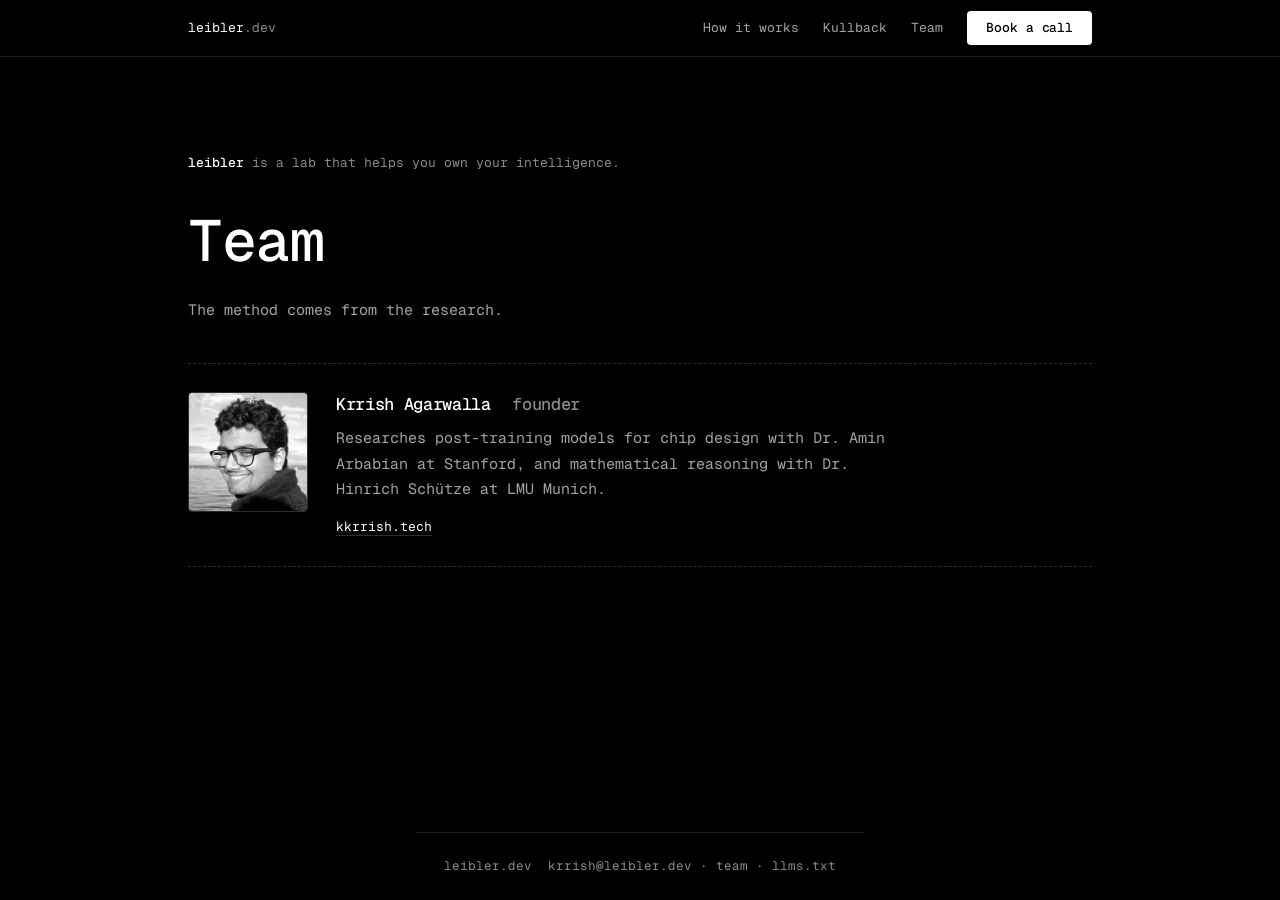
<file: team.html>
<!DOCTYPE html>
<html lang="en">
<head>
<meta charset="UTF-8">
<meta name="viewport" content="width=device-width, initial-scale=1.0, viewport-fit=cover">
<title>Leibler · Team</title>
<meta name="description" content="Leibler builds frontier-quality models for your tasks. Meet founder Krrish Agarwalla, who researches post-training at Stanford and LMU Munich.">
<link rel="canonical" href="https://leibler.dev/team">
<meta name="theme-color" content="#000000">
<meta property="og:type" content="website">
<meta property="og:site_name" content="Leibler">
<meta property="og:title" content="Leibler · Team">
<meta property="og:description" content="Leibler builds frontier-quality models for your tasks. Meet founder Krrish Agarwalla, who researches post-training at Stanford and LMU Munich.">
<meta property="og:url" content="https://leibler.dev/team">
<meta property="og:image" content="https://leibler.dev/og.png">
<meta property="og:image:width" content="1200">
<meta property="og:image:height" content="630">
<meta name="twitter:card" content="summary_large_image">
<meta name="twitter:title" content="Leibler · Team">
<meta name="twitter:description" content="Leibler builds frontier-quality models for your tasks. Meet founder Krrish Agarwalla, who researches post-training at Stanford and LMU Munich.">
<meta name="twitter:image" content="https://leibler.dev/og.png">
<link rel="icon" href="/favicon.svg" type="image/svg+xml">
<link rel="icon" type="image/png" sizes="32x32" href="/favicon-32.png">
<link rel="apple-touch-icon" href="/apple-touch-icon.png">
<link rel="alternate" type="text/plain" href="/llms.txt" title="llms.txt">
<link rel="preconnect" href="https://fonts.googleapis.com">
<link rel="preconnect" href="https://fonts.gstatic.com" crossorigin>
<link href="https://fonts.googleapis.com/css2?family=Geist+Mono:wght@400;500&display=swap" rel="stylesheet">
<link rel="stylesheet" href="/assets/css/site.css?v=20260828a">
<script type="application/ld+json">
{"@context":"https://schema.org","@type":"Person","@id":"https://leibler.dev/#krrish","name":"Krrish Agarwalla","url":"https://kkrrish.tech","jobTitle":"Founder","worksFor":{"@type":"Organization","name":"Leibler","url":"https://leibler.dev/"},"sameAs":["https://kkrrish.tech"]}
</script>
</head>
<body>
<a class="skip" href="#main">Skip to content</a>
<header class="mono">
  <div class="wrap nav">
    <a class="brand" href="/">leibler<span>.dev</span></a>
    <nav><a class="hide-s" href="/#how">How it works</a><a class="hide-s" href="/kullback">Kullback</a><a href="/team">Team</a><a class="btn btn-w" href="https://cal.com/krrish-agarwalla/30min">Book a call</a></nav>
  </div>
</header>

<main id="main">
  <section class="wrap hero" style="padding-bottom: 40px;">
    <p class="prompt"><b>leibler</b> is a lab that helps you own your intelligence.</p>
    <h1>Team</h1>
    <p class="sub">The method comes from the research.</p>
  </section>

  <section class="wrap sec" style="padding-top: 0; border-top: 0;">
    <div class="step person">
      <picture><source type="image/webp" srcset="/assets/img/krrish.webp 1x, /assets/img/krrish-2x.webp 2x"><img src="/assets/img/krrish.jpg" srcset="/assets/img/krrish.jpg 1x, /assets/img/krrish-2x.jpg 2x" width="120" height="120" alt="Krrish Agarwalla" loading="lazy" decoding="async"></picture>
      <div>
        <h3>Krrish Agarwalla <span>founder</span></h3>
        <p>Researches post-training models for chip design with Dr. Amin Arbabian at Stanford, and mathematical reasoning with Dr. Hinrich Schütze at LMU Munich.</p>
        <p class="links"><a href="https://kkrrish.tech">kkrrish.tech</a></p>
      </div>
    </div>
  </section>
</main>
<footer class="wrap mono"><span>leibler.dev</span><span><a href="mailto:krrish@leibler.dev">krrish@leibler.dev</a> · <a href="/team">team</a> · <a href="/llms.txt">llms.txt</a></span></footer>
</body>
</html>
</file>
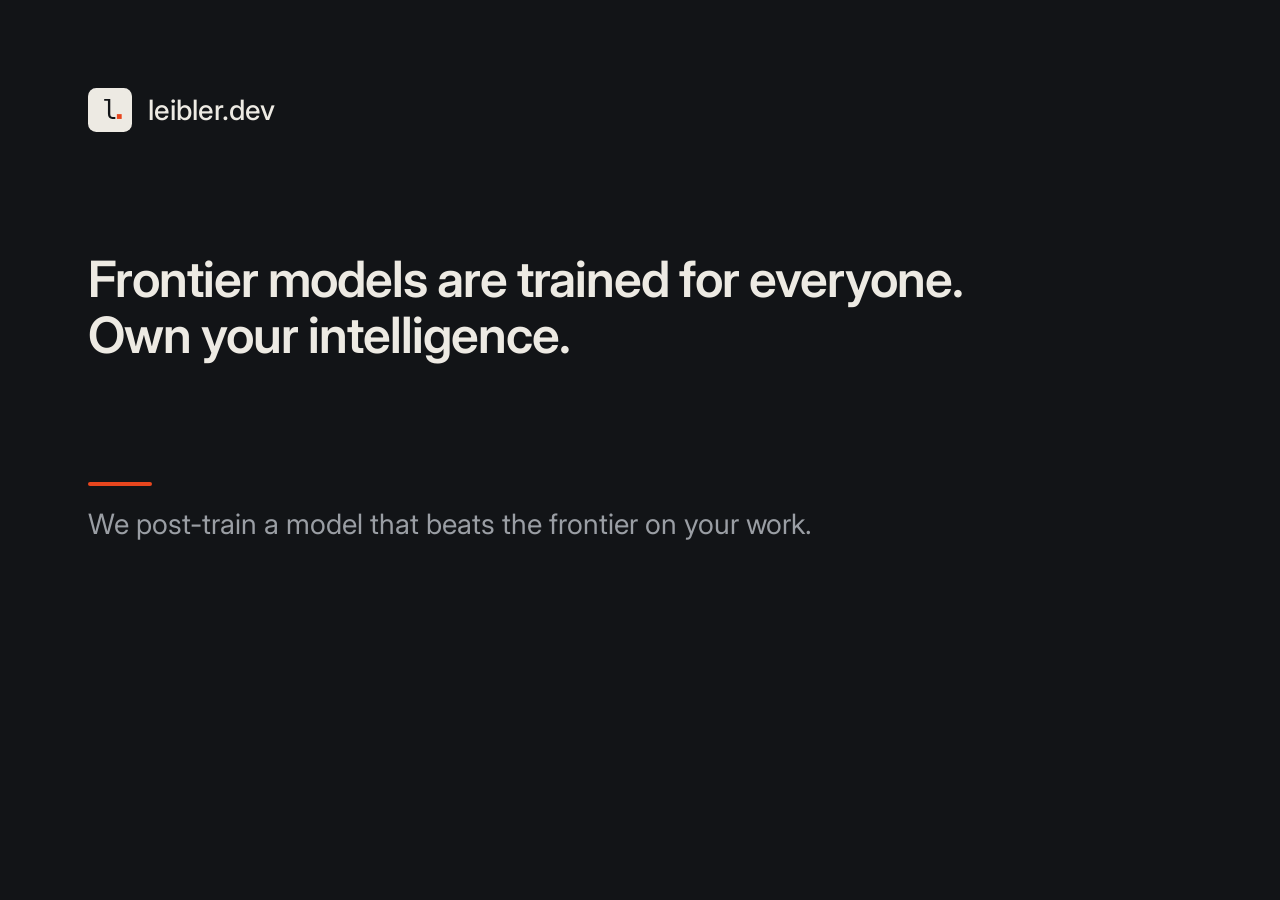
<file: tools/og.html>
<!doctype html>
<html lang="en">
<head>
<meta charset="utf-8">
<title>leibler.dev social preview</title>
<link rel="preconnect" href="https://fonts.googleapis.com">
<link rel="preconnect" href="https://fonts.gstatic.com" crossorigin>
<link href="https://fonts.googleapis.com/css2?family=Inter:wght@400;500;600&display=swap" rel="stylesheet">
<style>
:root{
  --bg:#121417;
  --ink:#EDEAE3;
  --muted:#9A9EA4;
  --accent:#E8461E;
}
*{margin:0;padding:0;box-sizing:border-box}
html,body{width:1200px;height:630px;overflow:hidden;background:var(--bg)}
body{font-family:'Inter',-apple-system,BlinkMacSystemFont,'Segoe UI',sans-serif;color:var(--ink);-webkit-font-smoothing:antialiased}
.canvas{width:1200px;height:630px;padding:88px;display:flex;flex-direction:column;justify-content:space-between;gap:40px}
.brand{display:flex;align-items:center;gap:16px;font-weight:500;font-size:28px;line-height:1}
.brand svg{display:block;flex:none}
h1{font-weight:600;font-size:50px;line-height:1.12;letter-spacing:-0.02em;max-width:1024px}
.bar{width:64px;height:4px;border-radius:2px;background:var(--accent);margin-bottom:20px}
.sub{font-weight:400;font-size:28px;line-height:1.3;color:var(--muted)}
</style>
</head>
<body>
<div class="canvas">
  <div class="brand"><svg width="44" height="44" viewBox="0 0 64 64" aria-hidden="true"><rect x="0" y="0" width="64" height="64" rx="12" fill="#EDEAE3"/><path transform="translate(20.561 45.000)" d="M11.8564453125 -7.533203125Q11.8564453125 -5.232421875 12.70068359375 -4.0634765625Q13.544921875 -2.89453125 15.1962890625 -2.89453125H19.185546875V0.0H14.8623046875Q11.80078125 0.0 10.12158203125 -1.966796875Q8.4423828125 -3.93359375 8.4423828125 -7.533203125V-26.4033203125H2.96875V-29.0751953125H11.8564453125Z" fill="#121417"/><rect x="42" y="38" width="7" height="7" fill="#E8461E"/></svg><span>leibler.dev</span></div>
  <h1>Frontier models are trained for everyone.<br>Own your intelligence.</h1>
  <div>
    <div class="bar"></div>
    <p class="sub">We post-train a model that beats the frontier on your work.</p>
  </div>
</div>
</body>
</html>
</file>
<file: assets/css/site.css>
/* leibler.dev */
  :root { --bg: #000; --fg: #fff; --fg-2: #a3a3a3; --fg-3: #8a8a8a; --line: #1f1f1f; --line-2: #2e2e2e; }
  * { box-sizing: border-box; margin: 0; padding: 0; }
  html { color-scheme: dark; scroll-behavior: smooth; -webkit-text-size-adjust: 100%; text-size-adjust: 100%; overflow-x: hidden; overflow-x: clip; }
  body { min-height: 100vh; min-height: 100dvh; display: flex; flex-direction: column; background: var(--bg); color: var(--fg); font-family: "Geist Mono", ui-monospace, Menlo, monospace; font-size: 15px; line-height: 1.5; -webkit-font-smoothing: antialiased; overflow-x: hidden; overflow-x: clip; }
  img, svg, canvas, video, pre, table { max-width: 100%; }
  main { flex: 1; }
  a { color: inherit; text-decoration: none; }
  a:focus-visible { outline: 2px solid #fff; outline-offset: 3px; }
  h1, h2, h3 { font-weight: 500; letter-spacing: -0.04em; text-wrap: balance; }
  p { text-wrap: pretty; }
  .mono { font-family: "Geist Mono", ui-monospace, Menlo, monospace; }
  .btn { display: inline-flex; align-items: center; justify-content: center; gap: 8px; min-height: 44px; padding: 0 18px; border-radius: 8px; font-weight: 500; font-size: 14px; letter-spacing: -0.01em; border: 1px solid transparent; transition: background-color 150ms ease, border-color 150ms ease; touch-action: manipulation; }
  .btn-w { background: var(--fg); color: #000; } .btn-w:hover { background: #e5e5e5; }
  .btn-o { border-color: var(--line-2); color: var(--fg); } .btn-o:hover { border-color: #fff; }
  .skip { position: absolute; left: -999px; top: 8px; background: #fff; color: #000; padding: 8px 12px; z-index: 100; } .skip:focus { left: 8px; }
  .sub b { color: var(--fg); font-weight: 500; }
  .read { display: flex; justify-content: space-between; gap: 16px; flex-wrap: wrap; padding: 14px 18px; border-top: 1px solid var(--line); font-size: 12.5px; color: var(--fg-2); }
  .read b { color: #fff; font-weight: 500; }
  @media (prefers-reduced-motion: reduce) { .btn { transition: none; } .fig [class] { animation: none; } .fig .eB, .fig .f1l, .fig .f2t.c3 { transform: none; opacity: 1; } .fig .att { stroke-dashoffset: 0; } .fig .att.c1, .fig .att.c2, .fig .f2d, .fig .f2t.c1, .fig .f2t.c2, .fig .f2r, .fig .f2ring, .fig .sBin, .fig .sBout, .fig .sBl, .fig .rBd { opacity: 0; } .fig .sBb { opacity: 1; } .fig .sBbox { fill-opacity: 0; } .fig .rBl { stroke-dashoffset: 0; } .fig .goal { fill-opacity: .9; } }
  .paused .fig * { animation-play-state: paused !important; }
  .fig .st { stroke: #fff; stroke-width: 1.4; fill: none; }
  .fig .dim { stroke: #3a3a3a; stroke-width: 1.2; fill: none; }
  .fig .lbl { fill: #8a8a8a; font: 10px "Geist Mono", ui-monospace, monospace; }
  .fig .flow { stroke-dasharray: 4 6; animation: flow 1.6s linear infinite; }
  .fig .spin { transform-box: fill-box; transform-origin: center; animation: spin 6s linear infinite; }

  .fig .f1l { animation: f1lbl 6s ease-in-out infinite; }
  @keyframes f1lbl { 0%, 60% { opacity: 0; } 68%, 92% { opacity: 1; } 100% { opacity: 0; } }

  .fig .att { stroke-dasharray: 100; stroke-dashoffset: 100; }
  .fig .att.c1 { animation: f2c1 9s linear infinite; } .fig .att.c2 { animation: f2c2 9s linear infinite; } .fig .att.c3 { animation: f2c3 9s linear infinite; }
  @keyframes f2c1 { 0% { stroke-dashoffset: 100; opacity: 1; } 20%, 30% { stroke-dashoffset: 0; opacity: 1; } 36%, 100% { stroke-dashoffset: 0; opacity: 0; } }
  @keyframes f2c2 { 0%, 36% { stroke-dashoffset: 100; opacity: 1; } 56%, 64% { stroke-dashoffset: 0; opacity: 1; } 70%, 100% { stroke-dashoffset: 0; opacity: 0; } }
  @keyframes f2c3 { 0%, 70% { stroke-dashoffset: 100; opacity: 1; } 90%, 97% { stroke-dashoffset: 0; opacity: 1; } 100% { stroke-dashoffset: 0; opacity: 0; } }
  .fig .f2d.c1 { animation: f2d1 9s linear infinite; } .fig .f2d.c2 { animation: f2d2 9s linear infinite; } .fig .f2d.c3 { animation: f2d3 9s linear infinite; }
  @keyframes f2d1 { 0% { offset-distance: 0%; opacity: 1; } 20%, 30% { offset-distance: 100%; opacity: 1; } 36%, 100% { offset-distance: 100%; opacity: 0; } }
  @keyframes f2d2 { 0%, 36% { offset-distance: 0%; opacity: 0; } 37% { opacity: 1; } 56%, 64% { offset-distance: 100%; opacity: 1; } 70%, 100% { offset-distance: 100%; opacity: 0; } }
  @keyframes f2d3 { 0%, 70% { offset-distance: 0%; opacity: 0; } 71% { opacity: 1; } 90%, 97% { offset-distance: 100%; opacity: 1; } 100% { offset-distance: 100%; opacity: 0; } }
  .fig .f2r { animation: f2ret 9s linear infinite; }
  @keyframes f2ret { 0%, 21% { opacity: 0; } 25%, 33% { opacity: 1; } 37%, 57% { opacity: 0; } 61%, 67% { opacity: 1; } 71%, 100% { opacity: 0; } }
  .fig .f2ring { transform-box: fill-box; transform-origin: center; animation: f2ring 9s ease-out infinite; }
  @keyframes f2ring { 0%, 33% { transform: scale(1); opacity: 0; } 34% { transform: scale(1); opacity: .7; } 40%, 67% { transform: scale(1.5); opacity: 0; } 68% { transform: scale(1); opacity: .7; } 74%, 100% { transform: scale(1.5); opacity: 0; } }
  .fig .f2t { animation: 9s linear infinite; }
  .fig .f2t.c1 { animation-name: f2t1 } .fig .f2t.c2 { animation-name: f2t2 } .fig .f2t.c3 { animation-name: f2t3 }
  @keyframes f2t1 { 0%, 20% { opacity: 0; } 22%, 33% { opacity: 1; } 36%, 100% { opacity: 0; } }
  @keyframes f2t2 { 0%, 56% { opacity: 0; } 58%, 67% { opacity: 1; } 70%, 100% { opacity: 0; } }
  @keyframes f2t3 { 0%, 90% { opacity: 0; } 92%, 100% { opacity: 1; } }

  .fig .eB { transform-box: fill-box; transform-origin: left; animation: eBfill 6s ease-in-out infinite; }
  @keyframes eBfill { 0%, 10% { transform: scaleX(0); } 40%, 90% { transform: scaleX(1); } 100% { transform: scaleX(0); } }
  .fig .sBin { animation: sBin 4s ease-in-out infinite; }
  @keyframes sBin { 0% { offset-distance: 0%; opacity: 0; } 5% { opacity: 1; } 35% { offset-distance: 100%; opacity: 1; } 42%, 100% { offset-distance: 100%; opacity: 0; } }
  .fig .sBbox { animation: sBbox 4s linear infinite; }
  @keyframes sBbox { 0%, 42% { fill-opacity: 0; } 46% { fill-opacity: .9; } 54%, 100% { fill-opacity: 0; } }
  .fig .sBout { animation: sBout 4s ease-in-out infinite; }
  @keyframes sBout { 0%, 50% { offset-distance: 0%; opacity: 0; } 52% { opacity: 1; } 75% { offset-distance: 100%; opacity: 1; } 80%, 100% { offset-distance: 100%; opacity: 0; } }
  .fig .sBl { animation: sBl 4s linear infinite; }
  .fig .sBb { animation: sBb 4s linear infinite; }
  @keyframes sBb { 0%, 44% { opacity: 1; } 48%, 62% { opacity: 0; } 66%, 100% { opacity: 1; } }
  @keyframes sBl { 0%, 44% { opacity: 0; } 48%, 62% { opacity: 1; } 66%, 100% { opacity: 0; } }
  .fig .rBd { animation: rBd 8s ease-in-out infinite; }
  @keyframes rBd { 0% { offset-distance: 0%; opacity: 0; } 3% { opacity: 1; } 25% { offset-distance: 100%; opacity: 1; } 30%, 100% { offset-distance: 100%; opacity: 0; } }
  .fig .rBl { stroke-dasharray: 100; stroke-dashoffset: 100; animation: rBl 8s linear infinite; }
  @keyframes rBl { 0%, 4% { stroke-dashoffset: 100; } 25%, 90% { stroke-dashoffset: 0; } 100% { stroke-dashoffset: 100; } }
  .fig .goal { animation: goal 9s linear infinite; }
  @keyframes goal { 0%, 88% { fill-opacity: 0; } 90%, 97% { fill-opacity: .9; } 100% { fill-opacity: 0; } }
  @keyframes flow { to { stroke-dashoffset: -20; } }
  @keyframes spin { to { transform: rotate(360deg); } }

  h1, h2, h3 { letter-spacing: -0.02em; font-weight: 500; }
  .wrap { max-width: 960px; margin: 0 auto; padding-left: 28px; padding-right: 28px; padding-left: max(28px, env(safe-area-inset-left)); padding-right: max(28px, env(safe-area-inset-right)); }
  header { border-bottom: 1px solid var(--line); }
  .nav { display: flex; align-items: center; justify-content: space-between; height: 56px; font-size: 13px; }
  .nav nav { display: flex; gap: 24px; align-items: center; color: var(--fg-2); }
  .nav nav a, .brand { white-space: nowrap; }
  .nav .btn { min-height: 34px; font-family: inherit; font-size: 13px; border-radius: 4px; }
  @media (pointer: coarse) { .nav .btn { min-height: 40px; } .nav nav a:not(.btn) { padding: 8px 0; } footer a { padding: 8px 0; display: inline-block; } }
  .brand { color: #fff; } .brand span { color: var(--fg-3); }
  .btn { font-family: inherit; border-radius: 4px; }
  .hero { padding-top: 96px; padding-bottom: 80px; }
  .prompt { color: var(--fg-3); font-size: 13px; }
  .prompt b { color: #fff; font-weight: 500; }
  h1 { font-size: clamp(30px, 4.6vw, 58px); line-height: 1.12; margin: 36px 0 24px; max-width: 24ch; }
  h1 .g { color: var(--fg-3); }
  .sub { color: var(--fg-2); max-width: 66ch; line-height: 1.7; font-size: 15px; }
  .cta { display: flex; gap: 10px; flex-wrap: wrap; margin-top: 32px; }
  .snip { margin-top: 56px; max-width: 100%; overflow-x: auto; padding: 18px 20px; border: 1px solid var(--line-2); border-radius: 6px; font-size: 14px; line-height: 1.8; color: var(--fg-2); display: inline-block; min-width: min(100%, 420px); }
  .snip b { color: #fff; font-weight: 500; } .snip .c { color: var(--fg-3); }
  .sec { border-top: 1px solid var(--line); padding-top: 72px; padding-bottom: 72px; }
  .h { display: flex; gap: 24px; align-items: baseline; margin-bottom: 28px; }
  .h .n { color: var(--fg-3); font-size: 13px; min-width: 40px; }
  .h h2 { font-size: clamp(22px, 3vw, 32px); line-height: 1.2; }
  .lead { color: var(--fg-2); max-width: 66ch; line-height: 1.7; margin-left: 64px; }
  .diagram { margin: 32px 0 0 64px; border: 1px solid var(--line-2); border-radius: 6px; overflow: hidden; }
  .diagram canvas { display: block; width: 100%; height: 420px; }
  .step { margin-left: 64px; display: grid; grid-template-columns: 1fr 240px; gap: 32px; padding: 28px 0; border-top: 1px dashed var(--line-2); align-items: center; }
  .step:last-child { border-bottom: 1px dashed var(--line-2); }
  .step h3 { font-size: 17px; margin-bottom: 8px; } .step h3 span { color: var(--fg-3); margin-right: 12px; }
  .step p { color: var(--fg-2); line-height: 1.7; max-width: 62ch; }
  .step .fig { width: 240px; max-width: 100%; aspect-ratio: 2 / 1; justify-self: end; } .step .fig svg { width: 100%; height: 100%; overflow: visible; }
  .close { border-top: 1px solid var(--line); padding-top: 96px; padding-bottom: 56px; }
  .close h2 { font-size: clamp(26px, 4vw, 44px); line-height: 1.15; max-width: 22ch; margin-bottom: 16px; }
  .close p { color: var(--fg-2); max-width: 60ch; margin-bottom: 28px; line-height: 1.7; }
  footer { border-top: 1px solid var(--line); padding-top: 24px; padding-bottom: 24px; font-size: 12.5px; color: var(--fg-3); display: flex; justify-content: space-between; gap: 16px; flex-wrap: wrap; }

  /* team page */
  .person { margin-left: 0; grid-template-columns: 120px 1fr; gap: 28px; align-items: start; }
  .person img { display: block; width: 120px; height: 120px; border: 1px solid var(--line-2); border-radius: 4px; object-fit: cover; }
  .person h3 span { color: var(--fg-3); margin-left: 12px; }
  .person .links { margin-top: 14px; font-size: 13px; } .person .links a { color: #fff; }
  /* 404 */
  .nf { padding-top: 120px; padding-bottom: 120px; } .nf h1 { margin: 0 0 16px; } .nf p { color: var(--fg-2); margin-bottom: 24px; }

  /* proof table */
  .tbl { margin: 32px 0 0 64px; overflow-x: auto; -webkit-overflow-scrolling: touch; }
  .proof { width: 100%; border-collapse: collapse; font-size: 13px; }
  .proof th, .proof td { text-align: left; padding: 12px 14px; border-top: 1px dashed var(--line-2); }
  .proof thead th { color: var(--fg-3); font-weight: 500; font-size: 12px; border-top: 0; }
  .proof td:first-child { color: #fff; }
  .proof th:last-child, .proof td:last-child { text-align: right; }
  .proof tbody tr:last-child td { border-bottom: 1px dashed var(--line-2); }
  .note { margin: 16px 0 0 64px; color: var(--fg-2); font-size: 13px; }

  /* faq */
  .faq { margin-left: 64px; }
  .faq details { border-top: 1px dashed var(--line-2); }
  .faq details:last-child { border-bottom: 1px dashed var(--line-2); }
  .faq summary { cursor: pointer; list-style: none; padding: 16px 0; color: #fff; font-size: 15px; }
  .faq summary::-webkit-details-marker { display: none; }
  .faq summary::before { content: "+ "; color: var(--fg-3); }
  .faq details[open] summary::before { content: "− "; }
  .faq p { color: var(--fg-2); font-size: 14px; line-height: 1.7; padding: 0 0 18px; max-width: 60ch; }

  /* close extras */
  .cred { margin-top: 20px; color: var(--fg-3); font-size: 12.5px; }

  /* responsive: keep these last so they win over the desktop rules above */
  @media (max-width: 720px) { .wrap { padding-left: 24px; padding-right: 24px; padding-left: max(24px, env(safe-area-inset-left)); padding-right: max(24px, env(safe-area-inset-right)); } .hero { padding-top: 56px; padding-bottom: 56px; } .sec { padding-top: 52px; padding-bottom: 52px; } .close { padding-top: 64px; padding-bottom: 40px; } .h { gap: 16px; margin-bottom: 20px; } .h .n { min-width: 28px; } .lead, .diagram, .step { margin-left: 0; } .diagram canvas { height: clamp(300px, 92vw, 340px); } .snip { margin-top: 36px; padding: 14px 16px; font-size: 13px; } .read { display: grid; grid-template-columns: auto 1fr; font-size: 12px; gap: 10px 20px; padding: 12px 16px; } .read span:first-child { grid-column: 1 / -1; } .nav { height: 52px; } }
  @media (max-width: 560px) { .nav nav { gap: 14px; } .nav .hide-s { display: none; } .nav .btn { padding: 0 12px; } }
  @media (max-width: 400px) { .nav nav { gap: 12px; } h1 { font-size: 27px; } .cta .btn { width: 100%; } .close h2 { font-size: 24px; } }
  @media (min-width: 721px) and (max-width: 900px) { .step { grid-template-columns: 1fr 200px; gap: 24px; } .step .fig { width: 200px; } }
  @media (max-height: 480px) and (orientation: landscape) { .hero { padding-top: 40px; padding-bottom: 40px; } .diagram canvas { height: 260px; } }
  @media (max-width: 720px) { .step { grid-template-columns: 1fr; } .step .fig { justify-self: start; } }
  @media (max-width: 720px) { .person { grid-template-columns: 1fr; } }
  @media (max-width: 720px) { .tbl, .note, .faq { margin-left: 0; } }
  @media (max-width: 560px) { .proof { font-size: 12px; } .proof th, .proof td { padding: 10px 8px; } .proof th, .proof td { vertical-align: top; } }
  .step p a { color: #fff; border-bottom: 1px solid var(--line-2); transition: border-color 150ms ease; } .step p a:hover { border-color: #fff; }
</file>
<file: assets/css/kullback.css>
/* leibler.dev/kullback */
.kb-hero { padding-top: 112px; padding-bottom: 48px; }
.kb-hero h1 { max-width: none; margin: 32px 0 24px; font-size: clamp(28px, 4.2vw, 52px); }
.kb-hero .w { display: inline-block; }
.kb-hero .cta { margin-top: 28px; }
html.js .kb-hero .w, html.js .kb-hero .prompt, html.js .kb-hero .sub, html.js .kb-hero .cta { opacity: 0; transform: translateY(14px); animation: kb-up .8s cubic-bezier(.2,.7,.2,1) forwards; }
html.js .kb-hero .w { animation-delay: calc(120ms + var(--i) * 60ms); }
html.js .kb-hero .prompt { animation-delay: 0ms; }
html.js .kb-hero .sub { animation-delay: 680ms; }
html.js .kb-hero .cta { animation-delay: 820ms; }
@keyframes kb-up { to { opacity: 1; transform: none; } }

/* the loop */
.loop { border-top: 1px solid var(--line); padding-top: 44px; padding-bottom: 20px; }
.loop svg { display: block; width: 100%; height: auto; overflow: visible; }
.loop .v { display: none; }
.loop .ln { stroke: var(--line-2); stroke-width: 1.2; fill: none; }
.loop .fl { stroke: #3a3a3a; stroke-width: 1.2; fill: none; stroke-dasharray: 3 7; animation: kb-flow 1.4s linear infinite; }
@keyframes kb-flow { to { stroke-dashoffset: -10; } }
.loop .nd circle { fill: #000; stroke: #fff; stroke-width: 1.4; }
.loop .nd .on { fill: #fff; stroke: none; opacity: 0; animation: kb-on 9s linear infinite; animation-delay: var(--d); }
@keyframes kb-on { 0% { opacity: 0; } 2%, 14% { opacity: 1; } 24%, 100% { opacity: 0; } }
.loop .nd text { font: 11px "Geist Mono", ui-monospace, monospace; fill: var(--fg-3); animation: kb-txt 9s linear infinite; animation-delay: var(--d); }
.loop .nd .cap { font-size: 10px; fill: #5a5a5a; }
@keyframes kb-txt { 0% { fill: #8a8a8a; } 2%, 16% { fill: #fff; } 28%, 100% { fill: #8a8a8a; } }
.loop .ring { fill: none; stroke: #fff; stroke-width: 1; opacity: 0; transform-box: fill-box; transform-origin: center; animation: kb-ring 9s ease-out infinite; animation-delay: var(--d); }
@keyframes kb-ring { 0% { transform: scale(1); opacity: 0; } 1% { transform: scale(1); opacity: .8; } 9%, 100% { transform: scale(2.6); opacity: 0; } }
.loop .dot { fill: #fff; animation: kb-dot 9s linear infinite; }
@keyframes kb-dot { from { offset-distance: 0%; } to { offset-distance: 100%; } }
.loop .arc-l { font: 10px "Geist Mono", ui-monospace, monospace; fill: #5a5a5a; }
.loop .arrow { fill: #3a3a3a; }
.loop-cap { color: var(--fg-3); font-size: 12.5px; padding-top: 12px; max-width: 66ch; }
.loop-cap b { color: #fff; font-weight: 500; }

/* sections */
.kb-sec { border-top: 1px solid var(--line); padding-top: 64px; padding-bottom: 64px; }
.kb-sec h2 { font-size: clamp(20px, 2.6vw, 26px); line-height: 1.25; margin-bottom: 20px; }
.kb-sec p { color: var(--fg-2); max-width: 60ch; line-height: 1.7; }
.kb-list { list-style: none; margin-top: 8px; max-width: 60ch; }
.kb-list li { padding: 12px 0; border-top: 1px dashed var(--line-2); color: var(--fg-2); line-height: 1.6; }
.kb-list li:last-child { border-bottom: 1px dashed var(--line-2); }
.kb-list li b { color: #fff; font-weight: 500; }
.kb-tbl { margin-top: 24px; max-width: 60ch; overflow-x: auto; -webkit-overflow-scrolling: touch; }
.kb-tbl .proof td:last-child, .kb-tbl .proof th:last-child { color: var(--fg-3); }
.kb-tbl .proof td:nth-child(2) { color: #fff; }
.kb-note { margin-top: 16px; font-size: 13px; }
.kb-links a { color: #fff; border-bottom: 1px solid var(--line-2); transition: border-color 150ms ease; }
.kb-links a:hover { border-color: #fff; }
.kb-close { border-top: 1px solid var(--line); padding-top: 80px; padding-bottom: 56px; }
.kb-close h2 { font-size: clamp(24px, 3.4vw, 38px); line-height: 1.15; max-width: 30ch; margin-bottom: 14px; }
.kb-close p { color: var(--fg-2); max-width: 60ch; line-height: 1.7; }
.kb-close .cta { margin-top: 0; }

/* scroll reveal */
html.js .rv { opacity: 0; transform: translateY(14px); transition: opacity .7s ease, transform .7s cubic-bezier(.2,.7,.2,1); transition-delay: var(--d, 0s); }
html.js .rv.in { opacity: 1; transform: none; }

@media (prefers-reduced-motion: reduce) {
  html.js .kb-hero .w, html.js .kb-hero .prompt, html.js .kb-hero .sub, html.js .kb-hero .cta, html.js .rv { opacity: 1; transform: none; animation: none; transition: none; }
  .loop .fl, .loop .nd .on, .loop .nd text, .loop .ring, .loop .dot { animation: none; }
  .loop .dot { display: none; }
  .loop .nd text { fill: #fff; }
}
@media (max-width: 720px) {
  .kb-hero { padding-top: 64px; padding-bottom: 40px; }
  .loop { padding-top: 32px; padding-bottom: 12px; }
  .loop .h { display: none; } .loop .v { display: block; max-width: 340px; }
  .loop .nd text { font-size: 13px; } .loop .nd .cap { font-size: 11px; }
  .kb-sec { padding-top: 48px; padding-bottom: 48px; }
  .kb-close { padding-top: 56px; padding-bottom: 40px; }
}
@media (max-width: 560px) { .proof { font-size: 12px; } .proof th, .proof td { padding: 10px 8px; } }
.brand { display: inline-flex; align-items: center; gap: 9px; }
.brand .mark { width: 24px; height: 24px; border-radius: 5px; border: 1px solid var(--line-2); }
.btn .gh { flex: none; }
</file>
